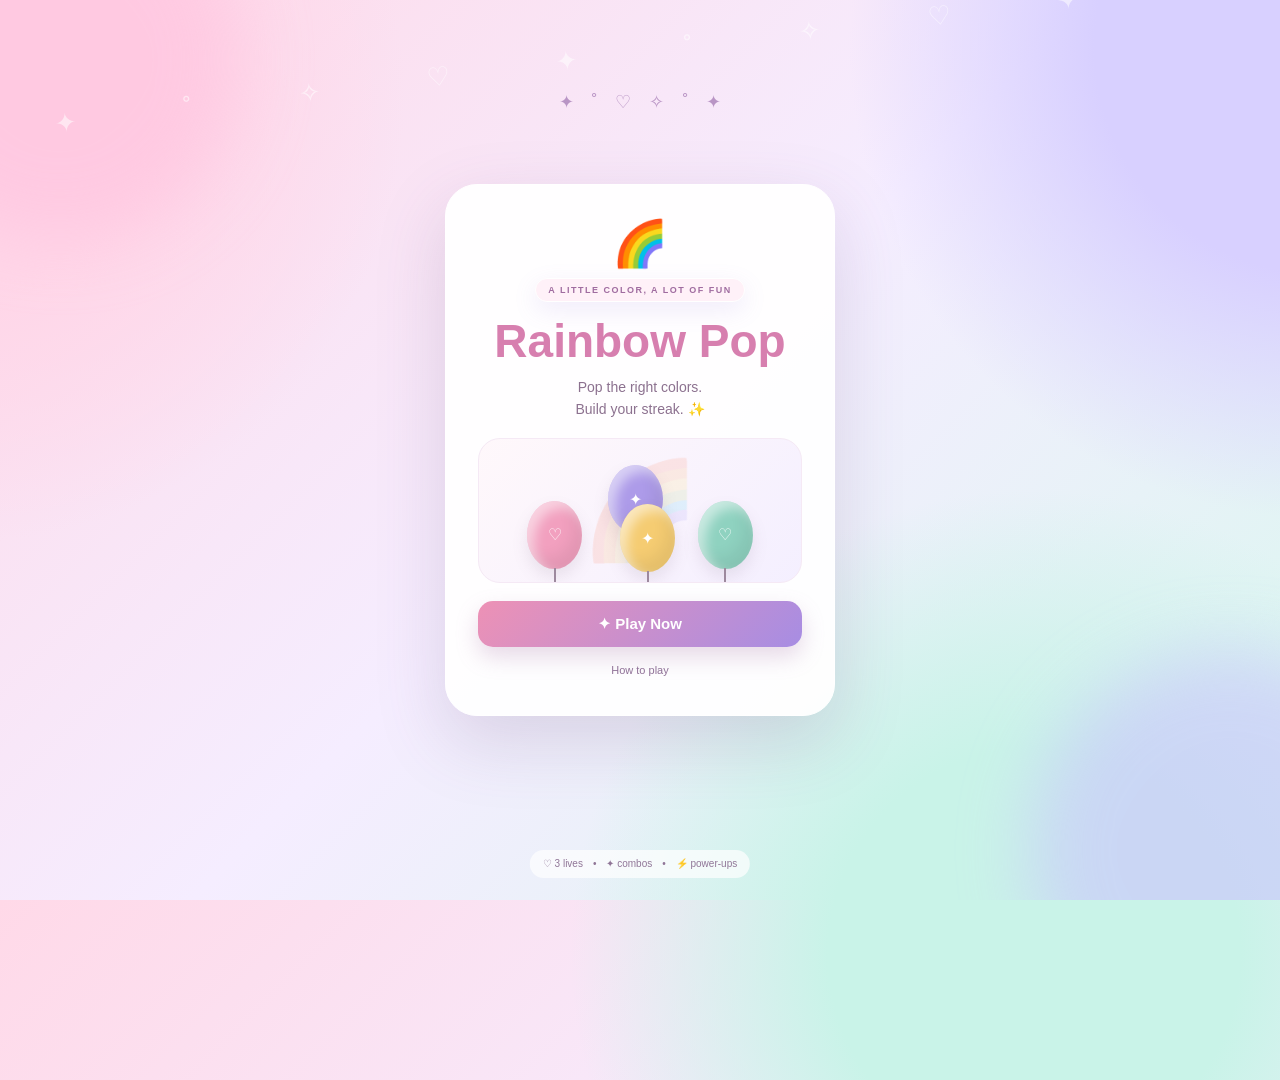
<file: index.html>
<!DOCTYPE html><html lang="en"><head><meta charset="UTF-8"><meta name="viewport" content="width=device-width,initial-scale=1.0"><title>Rainbow Pop</title><link rel="stylesheet" href="./style.css?v=11"><style>
html,body{margin:0!important;width:100%!important;height:100%!important}body.start-screen{font-family:Arial,sans-serif!important;overflow:hidden!important;background:linear-gradient(135deg,#ffd9e8,#f5edff 50%,#d9f7ef)!important;color:#6b4b78!important}.simple-home{width:100vw!important;height:100vh!important;display:flex!important;align-items:center!important;justify-content:center!important;position:relative!important;overflow:hidden!important}.soft-glow{position:absolute!important;border-radius:50%!important;filter:blur(35px)!important;pointer-events:none!important}.glow-one{width:360px!important;height:360px!important;left:-120px!important;top:-120px!important;background:#ffc4df!important;opacity:.7!important}.glow-two{width:400px!important;height:400px!important;right:-150px!important;bottom:-150px!important;background:#cbc0ff!important;opacity:.55!important}.mini-sparkles{position:absolute!important;top:10vh!important;left:50%!important;transform:translateX(-50%)!important;color:#b995c5!important;font-size:18px!important;z-index:2!important}.welcome-card{position:relative!important;z-index:5!important;width:390px!important;max-width:86vw!important;padding:32px!important;text-align:center!important;background:rgba(255,255,255,.96)!important;border:1px solid #fff!important;border-radius:32px!important;box-shadow:0 25px 70px rgba(104,75,120,.18)!important}.mini-rainbow{font-size:45px!important;margin-bottom:8px!important}.eyebrow{display:inline-block!important;padding:6px 12px!important;border-radius:50px!important;background:#fff1f8!important;color:#a06da0!important;font-size:9px!important;font-weight:700!important;letter-spacing:1.5px!important}.simple-title{font-family:Arial,sans-serif!important;font-size:46px!important;font-weight:800!important;margin:12px 0 8px!important;color:#d77faf!important;background:none!important;-webkit-text-fill-color:#d77faf!important}.simple-subtitle{font-size:14px!important;line-height:1.6!important;color:#8c718f!important;margin:0 0 18px!important}.simple-preview{position:relative!important;height:145px!important;margin:0 0 18px!important;border-radius:22px!important;overflow:hidden!important;background:linear-gradient(135deg,#fff8fb,#f4efff)!important;border:1px solid #f5e9f5!important}.simple-preview:before{content:'🌈'!important;position:absolute!important;left:50%!important;top:50%!important;transform:translate(-50%,-50%)!important;font-size:95px!important;opacity:.1!important}.preview-balloon{position:absolute!important;width:55px!important;height:68px!important;border-radius:50%!important;display:grid!important;place-items:center!important;color:#fff!important;box-shadow:inset 7px 7px 12px #fff8,inset -8px -10px 15px #0001,0 8px 16px #7b5e7b22!important}.preview-balloon:after{content:''!important;position:absolute!important;bottom:-18px!important;width:2px!important;height:19px!important;background:#9d899e!important}.pb-pink{background:#f2a0bf!important;left:15%!important;top:43%!important}.pb-lav{background:#ad9be9!important;left:40%!important;top:18%!important}.pb-mint{background:#8fd2c0!important;right:15%!important;top:43%!important}.pb-yellow{background:#f5cc72!important;right:39%!important;bottom:7%!important}.play-button{display:block!important;width:100%!important;padding:14px!important;border:0!important;border-radius:15px!important;background:linear-gradient(135deg,#ed91b5,#a78de3)!important;color:#fff!important;font-size:15px!important;font-weight:700!important;cursor:pointer!important;box-shadow:0 10px 22px #a774a544!important}.how-button{display:inline-block!important;margin-top:10px!important;padding:7px 14px!important;border:0!important;background:transparent!important;color:#8f7197!important;font-size:11px!important;cursor:pointer!important}.tiny-note{position:absolute!important;bottom:22px!important;left:50%!important;transform:translateX(-50%)!important;color:#907697!important;font-size:10px!important;background:#ffffffb3!important;padding:7px 13px!important;border-radius:50px!important;white-space:nowrap!important;z-index:5!important}.how-overlay{position:fixed!important;inset:0!important;z-index:9999!important;display:flex!important;align-items:center!important;justify-content:center!important;background:#4a335666!important;opacity:0!important;visibility:hidden!important;pointer-events:none!important;transition:.2s!important}.how-overlay.show{opacity:1!important;visibility:visible!important;pointer-events:auto!important}.how-card{width:330px!important;max-width:85vw!important;padding:28px!important;background:#fffaff!important;border-radius:28px!important;text-align:center!important;box-shadow:0 25px 70px #462d503f!important}.how-icon{font-size:38px!important}.how-card h2{font-size:27px!important;margin:8px 0!important;color:#754f80!important}.how-card p{font-size:13px!important;line-height:1.8!important;color:#856c8c!important}.close-how{padding:10px 22px!important;border:0!important;border-radius:50px!important;background:linear-gradient(135deg,#ed91b5,#a78de3)!important;color:#fff!important;font-weight:700!important;cursor:pointer!important}@media(max-width:600px){.welcome-card{padding:25px!important}.simple-title{font-size:40px!important}}
</style></head><body class="start-screen"><main class="simple-home"><div class="soft-glow glow-one"></div><div class="soft-glow glow-two"></div><div class="mini-sparkles">✦　˚　♡　✧　˚　✦</div><section class="welcome-card"><div class="mini-rainbow">🌈</div><div class="eyebrow">A LITTLE COLOR, A LOT OF FUN</div><h1 class="simple-title">Rainbow Pop</h1><p class="simple-subtitle">Pop the right colors.<br>Build your streak. ✨</p><div class="simple-preview"><span class="preview-balloon pb-pink">♡</span><span class="preview-balloon pb-lav">✦</span><span class="preview-balloon pb-mint">♡</span><span class="preview-balloon pb-yellow">✦</span></div><button type="button" id="playButton" class="play-button">✦ Play Now</button><button type="button" id="howButton" class="how-button">How to play</button></section><div class="tiny-note">♡ 3 lives　•　✦ combos　•　⚡ power-ups</div></main><div id="howOverlay" class="how-overlay"><div class="how-card"><div class="how-icon">🌈</div><h2>How to play</h2><p>🎯 Look at the target color.<br>🎈 Pop only matching balloons.<br>❤️ You have 3 lives.<br>🔥 Build your combo.<br>⚡ Use power-ups!</p><button type="button" id="closeHow" class="close-how">Got it ♡</button></div></div><script>document.getElementById('playButton').onclick=()=>window.location.assign('./game.html');document.getElementById('howButton').onclick=()=>document.getElementById('howOverlay').classList.add('show');document.getElementById('closeHow').onclick=()=>document.getElementById('howOverlay').classList.remove('show');document.getElementById('howOverlay').onclick=e=>{if(e.target.id==='howOverlay')e.currentTarget.classList.remove('show')};</script></body></html>
</file>
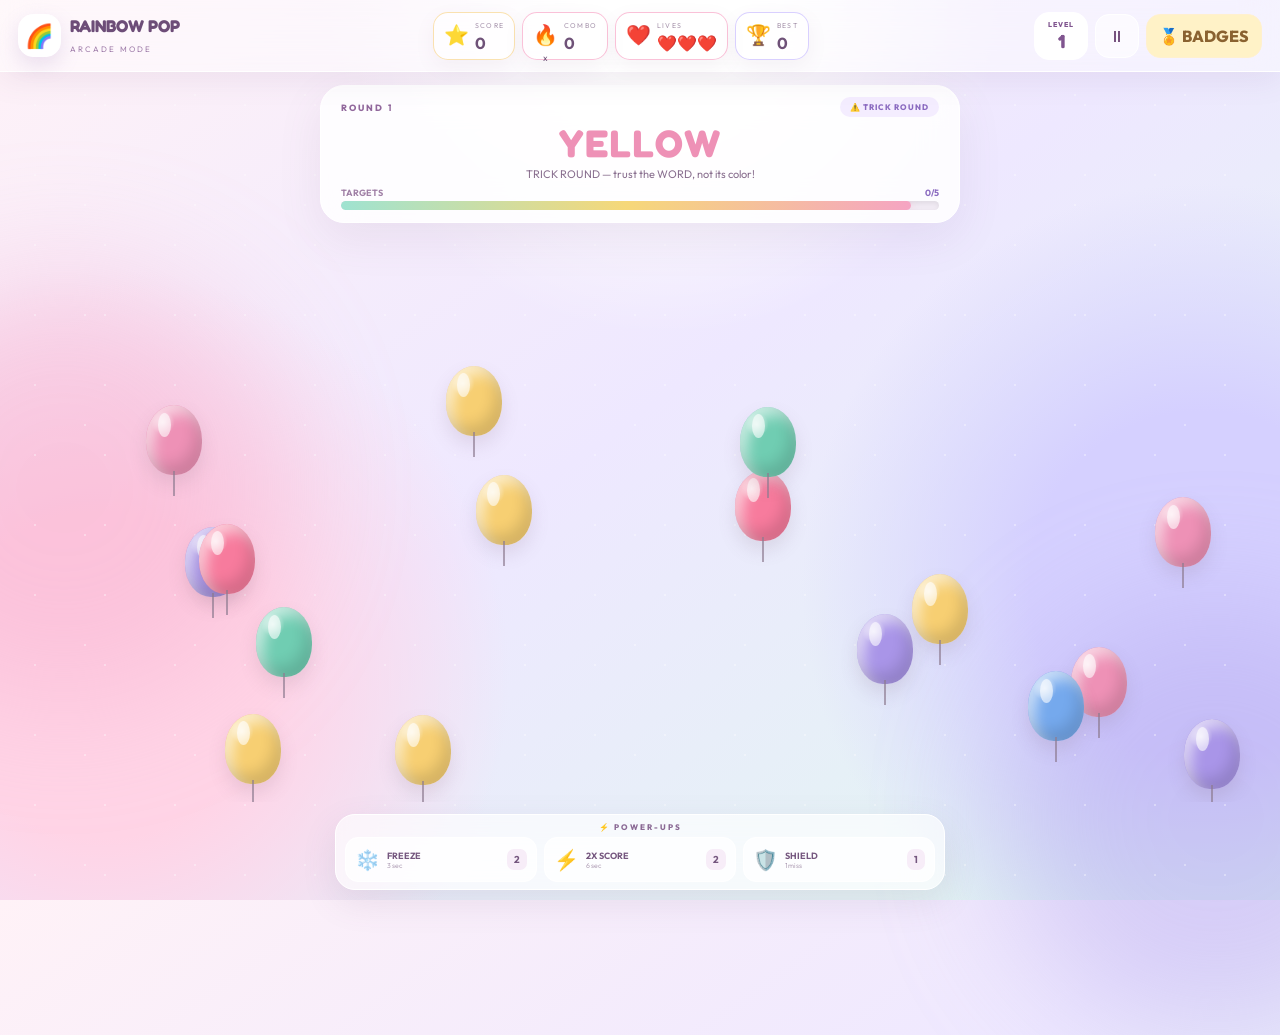
<file: game.html>
<!DOCTYPE html>
<html lang="en">
<head>
  <meta charset="UTF-8" />
  <meta name="viewport" content="width=device-width, initial-scale=1.0" />
  <meta name="theme-color" content="#5b21b6" />
  <title>Rainbow Pop — Arcade</title>
  <link rel="preconnect" href="https://fonts.googleapis.com">
  <link rel="preconnect" href="https://fonts.gstatic.com" crossorigin>
  <link href="https://fonts.googleapis.com/css2?family=Fredoka:wght@400;500;600;700&family=Outfit:wght@400;500;600;700;800&display=swap" rel="stylesheet">
  <link rel="stylesheet" href="style.css?v=4" />
</head>
<body class="game-screen">
  <div class="aurora aurora-a"></div><div class="aurora aurora-b"></div><div class="stars"></div>

  <header class="top-bar">
    <div class="brand"><span class="brand-orb">🌈</span><div><strong>RAINBOW POP</strong><small>ARCADE MODE</small></div></div>
    <div class="hud-group">
      <div class="hud-pill score-pill"><span>⭐</span><small>SCORE</small><strong id="score">0</strong></div>
      <div class="hud-pill combo-pill"><span>🔥</span><small>COMBO</small><strong id="streak">0</strong><em>x</em></div>
      <div class="hud-pill lives-pill"><span>❤️</span><small>LIVES</small><strong id="lives">3</strong></div>
      <div class="hud-pill best-pill"><span>🏆</span><small>BEST</small><strong id="highScore">0</strong></div>
    </div>
    <div class="hud-actions">
      <div class="level-badge"><span>LEVEL</span><strong id="level">1</strong></div>
      <button class="icon-btn" onclick="togglePause()" aria-label="Pause">⏸</button>
      <button class="gold-btn" onclick="viewBadges()">🏅 BADGES</button>
    </div>
  </header>

  <section class="challenge-panel">
    <div class="challenge-topline"><span class="round-label">ROUND <b id="round">1</b></span><span id="challengeTag" class="challenge-tag">NORMAL</span></div>
    <h1 id="targetColor">GET READY!</h1>
    <p id="challengeText">Pop every balloon matching the target.</p>
    <div class="objective-row"><span id="objectiveText">TARGETS</span><strong><span id="targetProgress">0</span>/<span id="targetTotal">0</span></strong></div>
    <div id="timerContainer"><div id="timerBar"></div><span id="timerText">8.0s</span></div>
  </section>

  <main id="balloonContainer" aria-label="Rainbow Pop play area"></main>

  <div class="bottom-dock">
    <div class="powerup-label">⚡ POWER-UPS</div>
    <div class="powerup-bar">
      <button class="power-btn freeze" onclick="usePowerUp('freeze')"><span class="power-icon">❄️</span><span><b>FREEZE</b><small>3 sec</small></span><strong id="freezeCount">2</strong></button>
      <button class="power-btn double" onclick="usePowerUp('double')"><span class="power-icon">⚡</span><span><b>2X SCORE</b><small>6 sec</small></span><strong id="doubleCount">2</strong></button>
      <button class="power-btn shield" onclick="usePowerUp('shield')"><span class="power-icon">🛡️</span><span><b>SHIELD</b><small>1 miss</small></span><strong id="shieldCount">1</strong></button>
    </div>
  </div>

  <div id="messageToast" class="toast"></div>
  <div id="comboBurst" class="combo-burst"></div>

  <div id="pauseOverlay" class="modal hidden"><div class="modal-card glass-card">
    <div class="modal-icon">⏸️</div><h2>GAME PAUSED</h2><p>Take a breath. Your run is safe.</p>
    <button onclick="togglePause()">▶️ RESUME</button><button onclick="restartGame()">🔄 RESTART</button><button class="secondary-btn" onclick="exitGame()">🏠 HOME</button>
  </div></div>

  <div id="gameOverOverlay" class="modal hidden"><div class="modal-card game-over-card glass-card">
    <div class="result-emoji">🌈</div><div class="result-kicker">RUN COMPLETE</div><h2 id="gameOverTitle">AMAZING RUN!</h2><p id="finalMessage"></p>
    <div class="result-grid"><div><span>⭐ SCORE</span><strong id="finalScore">0</strong></div><div><span>🔥 BEST COMBO</span><strong id="finalStreak">0</strong></div><div><span>🚀 LEVEL</span><strong id="finalLevel">1</strong></div></div>
    <div id="resultBadge" class="result-badge"></div>
    <button onclick="restartGame()">🚀 PLAY AGAIN</button><button class="secondary-btn" onclick="exitGame()">🏠 HOME</button>
  </div></div>

  <div id="loadingScreen" class="loading"><div class="loader-orb">🌈</div><h2>RAINBOW POP</h2><p>GET READY...</p><div class="loader-line"><i></i></div></div>
  <script src="script.js?v=4"></script>
</body>
</html>
</file>
<file: style.css>
@import url('https://fonts.googleapis.com/css2?family=Fredoka:wght@400;500;600;700&family=Outfit:wght@400;500;600;700;800&display=swap');
*{box-sizing:border-box} :root{--ink:#40234f;--pink:#f58bb7;--lav:#b8a7ff;--purple:#8f73d8;--gold:#f6c86b;--mint:#9fe3d1}body{margin:0;font-family:'Outfit',sans-serif;color:var(--ink);overflow:hidden;text-align:center}button{font:inherit;border:0;cursor:pointer}
/* CUTE + MODERN HOME */
.start-screen{min-height:100vh;position:relative;display:grid;place-items:center;overflow:hidden;background:linear-gradient(145deg,#fff1f7,#eee8ff 48%,#dff8f3)}.start-screen:before{content:'';position:absolute;inset:-20%;background:radial-gradient(circle at 12% 22%,#ffd6e8 0 10%,transparent 24%),radial-gradient(circle at 88% 18%,#d8d0ff 0 12%,transparent 25%),radial-gradient(circle at 72% 90%,#c9f3e8 0 12%,transparent 27%);animation:homeDrift 12s ease-in-out infinite alternate}.start-screen:after{content:'✦   ˚   ✧      ♡       ✦    ˚        ✧       ♡    ✦';position:absolute;inset:0;color:#fff;font-size:26px;letter-spacing:50px;line-height:110px;opacity:.55;transform:rotate(-7deg);animation:sparkleMove 16s linear infinite}.home-shell{position:relative;z-index:2;width:min(1080px,94vw);min-height:650px;display:grid;grid-template-columns:1.05fr .95fr;align-items:center;gap:25px;padding:30px}.home-copy{text-align:left;padding:25px}.eyebrow{display:inline-flex;padding:8px 14px;border:1px solid #fff;border-radius:99px;background:#ffffff99;box-shadow:0 8px 25px #8f73d822;color:#8a5c9e;font-size:11px;font-weight:800;letter-spacing:1.8px}.game-title{font:700 clamp(58px,8vw,96px) Fredoka;margin:16px 0 8px;line-height:.88;letter-spacing:-3px;background:linear-gradient(90deg,#ee6fa8,#9c7be5,#6bcdb9);-webkit-background-clip:text;background-clip:text;color:transparent;filter:drop-shadow(0 7px 0 #fff);animation:titleFloat 3s ease-in-out infinite}.home-copy>p{max-width:500px;font-size:17px;line-height:1.6;color:#765f80;margin:18px 0 24px}.home-buttons{display:flex;flex-wrap:wrap;gap:12px}.home-buttons button{min-width:170px;padding:14px 20px;border-radius:18px;font-weight:800;transition:.25s;box-shadow:0 10px 25px #8f73d833}.primary-home{background:linear-gradient(135deg,#f58bb7,#a88ce9);color:#fff}.soft-home{background:#ffffffb8;color:#765b85;border:1px solid #fff}.home-buttons button:hover{transform:translateY(-5px) scale(1.02);box-shadow:0 16px 30px #8f73d844}.home-info{min-height:34px;margin-top:15px;color:#8a6d92;font-size:12px}.home-card{position:relative;min-height:510px;border:1px solid #fff;border-radius:38px;background:#ffffff65;backdrop-filter:blur(18px);box-shadow:0 30px 80px #85659d22;overflow:hidden}.home-card:before{content:'';position:absolute;width:280px;height:280px;border-radius:50%;background:#ffd8e9;filter:blur(5px);top:-110px;right:-90px}.home-card:after{content:'';position:absolute;width:220px;height:220px;border-radius:50%;background:#d7d0ff;filter:blur(6px);bottom:-90px;left:-70px}.rainbow-arc{position:absolute;width:330px;height:165px;border:18px solid #f7a7c5;border-bottom:0;border-radius:330px 330px 0 0;left:50%;top:75px;transform:translateX(-50%) rotate(-5deg);opacity:.85}.rainbow-arc:before,.rainbow-arc:after{content:'';position:absolute;border:18px solid #c2b0f3;border-bottom:0;border-radius:330px 330px 0 0;inset:16px 16px 0}.rainbow-arc:after{border-color:#a8ddcf;inset:32px 32px 0}.cute-balloon{position:absolute;width:72px;height:88px;border-radius:52%;box-shadow:inset 9px 8px 12px #fff9,inset -10px -12px 18px #0001,0 12px 20px #6f557322;animation:balloonFloat 3s ease-in-out infinite}.cute-balloon:before{content:'•ᴗ•';position:absolute;left:50%;top:42%;transform:translate(-50%,-50%);font-size:19px;color:#fff;font-weight:700}.cute-balloon:after{content:'';position:absolute;left:50%;bottom:-28px;width:2px;height:30px;background:#9f8ca9aa}.b1{background:#f8a4c4;left:13%;top:38%;animation-delay:-.4s}.b2{background:#a9d8cf;right:14%;top:33%;animation-delay:-1.2s}.b3{background:#b9a7f2;left:24%;bottom:15%;animation-delay:-1.8s}.b4{background:#ffd476;right:25%;bottom:13%;animation-delay:-2.4s}.home-feature{position:absolute;z-index:2;bottom:28px;left:50%;transform:translateX(-50%);width:82%;display:grid;grid-template-columns:repeat(3,1fr);gap:8px}.feature{padding:12px 8px;border-radius:17px;background:#ffffffa8;border:1px solid #fff;color:#7d6386}.feature strong{display:block;font-size:13px}.feature span{font-size:9px;opacity:.65}
/* GAME */
.game-screen{height:100vh;min-height:650px;position:relative;background:linear-gradient(145deg,#fff2f7,#eee8ff 48%,#dff7f0);isolation:isolate}.game-screen:before{content:'';position:absolute;inset:0;z-index:-3;background:radial-gradient(circle at 8% 75%,#ffd4e6 0 12%,transparent 30%),radial-gradient(circle at 94% 65%,#d5d0ff 0 13%,transparent 30%),radial-gradient(circle at 52% 0,#fff 0 8%,transparent 30%)}.aurora{position:absolute;width:34vw;height:34vw;border-radius:50%;filter:blur(65px);opacity:.35;z-index:-2;animation:drift 10s ease-in-out infinite alternate}.aurora-a{background:#f5a1c6;left:-12vw;top:30vh}.aurora-b{background:#a99be9;right:-12vw;bottom:-15vh;animation-delay:-4s}.stars{position:absolute;inset:0;z-index:-1;opacity:.35;background-image:radial-gradient(#fff 1px,transparent 1px),radial-gradient(#fff 1px,transparent 1px);background-size:70px 70px,110px 110px;background-position:0 0,30px 40px}.top-bar{height:72px;display:flex;align-items:center;justify-content:space-between;gap:10px;padding:9px 18px;background:#ffffff70;backdrop-filter:blur(18px);border-bottom:1px solid #fff;box-shadow:0 8px 30px #73567b18;position:relative;z-index:10}.brand{display:flex;align-items:center;gap:9px;color:#6d4d78;text-align:left;min-width:190px}.brand-orb{width:43px;height:43px;display:grid;place-items:center;border-radius:15px;background:#fff;border:1px solid #fff;box-shadow:0 8px 20px #9d76b933;font-size:23px}.brand strong{display:block;font:700 17px Fredoka}.brand small{font-size:8px;letter-spacing:2px;color:#a07eaa}.hud-group,.hud-actions{display:flex;align-items:center;gap:7px}.hud-pill{min-width:70px;height:48px;padding:5px 10px;border:1px solid #fff;border-radius:15px;background:#ffffff8f;color:#6f5278;display:grid;grid-template-columns:auto 1fr;grid-template-rows:16px 18px;column-gap:6px;align-items:center;box-shadow:0 7px 20px #7b587b12}.hud-pill span{grid-row:1/3;font-size:20px}.hud-pill small{font-size:7px;letter-spacing:1.2px;opacity:.6;text-align:left}.hud-pill strong{font-size:16px;text-align:left;line-height:14px}.hud-pill em{font-style:normal;font-size:9px}.score-pill{border-color:#f6c86b88}.combo-pill,.lives-pill{border-color:#f58bb788}.best-pill{border-color:#b8a7ff88}.level-badge{height:48px;padding:6px 13px;border-radius:15px;background:#fff;color:#80558f;border:1px solid #fff;display:flex;flex-direction:column;justify-content:center}.level-badge span{font-size:7px;font-weight:800;letter-spacing:1px}.level-badge strong{font:700 19px Fredoka}.icon-btn,.gold-btn{height:44px;border-radius:14px;padding:0 12px;transition:.25s}.icon-btn{width:44px;background:#ffffff99;color:#77527f;border:1px solid #fff}.gold-btn{background:#fff2c7;color:#8a6230;font-weight:800;border:1px solid #fff0cf}.icon-btn:hover,.gold-btn:hover{transform:translateY(-3px) scale(1.03)}
.challenge-panel{position:relative;z-index:5;width:min(640px,54vw);margin:13px auto 0;padding:11px 20px 12px;border:1px solid #fff;border-radius:24px;background:#ffffffd9;backdrop-filter:blur(18px);box-shadow:0 15px 45px #76557818,inset 0 1px #fff}.challenge-topline{display:flex;justify-content:space-between;align-items:center}.round-label{font-size:9px;font-weight:800;letter-spacing:2px;color:#91689c}.challenge-tag{padding:5px 10px;border-radius:99px;background:#f4edff;color:#8a6ac0;font-size:8px;font-weight:800;letter-spacing:1px}.challenge-panel h1{font:700 clamp(26px,3vw,40px) Fredoka;margin:3px 0 0;text-transform:uppercase;letter-spacing:1px;transition:.25s}.challenge-panel p{margin:1px 0 6px;color:#896f8f;font-size:11px}.objective-row{display:flex;justify-content:space-between;font-size:9px;font-weight:700;color:#a080a6;margin-bottom:3px}.objective-row strong{color:#8a6ac0}#timerContainer{position:relative;width:100%;height:9px;background:#f0eaf3;border-radius:99px;overflow:hidden;box-shadow:inset 0 2px 4px #0001}#timerBar{height:100%;width:100%;border-radius:99px;background:linear-gradient(90deg,#9fe3d1,#f6d879,#f5a4c3);box-shadow:0 0 12px #f5a4c366;transition:width .1s linear,background .3s}.timer-danger #timerBar{background:linear-gradient(90deg,#f59bb9,#ee719d)!important;box-shadow:0 0 14px #ef8aad!important}
/* BALLOON ARENA STARTS BELOW THE CHALLENGE - NO COVERING */
#balloonContainer{position:absolute;left:1.5%;right:1.5%;top:306px;bottom:98px;overflow:hidden;border-radius:32px;z-index:2}.balloon{width:56px;height:70px;border-radius:52% 52% 48% 48%;position:absolute;cursor:pointer;box-shadow:inset -7px -10px 14px #0002,inset 7px 8px 14px #fff9,0 9px 18px #74586b25;transition:transform .18s,filter .18s;animation:balloonFloat 3.2s ease-in-out infinite}.balloon:hover{transform:scale(1.16) rotate(-4deg);filter:brightness(1.06);z-index:5}.balloon:before{content:'';position:absolute;top:11%;left:21%;width:13px;height:24px;border-radius:50%;background:#fff9}.balloon:after{content:'';position:absolute;bottom:-21px;left:50%;width:2px;height:25px;background:#8e7c91aa;transform:translateX(-50%)}.balloon.pop{animation:pop .28s forwards!important;pointer-events:none}.balloon.wrong{animation:wrongHit .4s!important;filter:brightness(.8)}.bottom-dock{position:absolute;left:50%;bottom:10px;transform:translateX(-50%);z-index:8;width:min(610px,82vw);padding:7px 9px;border:1px solid #fff;border-radius:20px;background:#ffffffa6;backdrop-filter:blur(18px);box-shadow:0 12px 35px #7655781f}.powerup-label{color:#8b6a95;font-size:8px;font-weight:800;letter-spacing:2px;margin-bottom:5px}.powerup-bar{display:flex;gap:7px;justify-content:center}.power-btn{height:45px;flex:1;display:flex;align-items:center;gap:7px;padding:5px 9px;border-radius:13px;color:#75577f;text-align:left;background:#ffffffc4;border:1px solid #fff;transition:.2s}.power-btn:hover:not(:disabled){transform:translateY(-3px);box-shadow:0 8px 18px #85647c1c}.power-btn:disabled{opacity:.38;cursor:not-allowed}.power-btn b,.power-btn small{display:block}.power-btn b{font-size:9px}.power-btn small{font-size:7px;opacity:.55}.power-icon{font-size:20px}.power-btn>strong{margin-left:auto;background:#f7edf8;padding:4px 7px;border-radius:7px;font-size:10px}.toast{position:fixed;top:135px;left:50%;transform:translate(-50%,-18px) scale(.85);opacity:0;z-index:30;padding:10px 20px;border-radius:99px;color:#704d78;background:#fff;box-shadow:0 12px 35px #7655782a;border:1px solid #fff;pointer-events:none;font-weight:800;transition:.25s}.toast.show{opacity:1;transform:translate(-50%,0) scale(1)}.modal{position:fixed;inset:0;display:grid;place-items:center;background:#6d526d55;backdrop-filter:blur(12px);z-index:50}.modal.hidden{display:none}.modal-card{width:min(420px,88vw);padding:30px;border-radius:30px;text-align:center;color:#6c4f74;background:#fff9fcf5;border:1px solid #fff;box-shadow:0 30px 90px #76557838}.modal-icon,.result-emoji{font-size:52px}.modal-card h2{font:700 30px Fredoka;margin:5px 0;color:#81528d}.modal-card p{color:#9b7aa3}.modal-card button{display:block;width:100%;margin:9px 0;padding:13px;border-radius:14px;background:linear-gradient(135deg,#f58bb7,#9d87df);color:#fff;font-weight:800;transition:.2s}.modal-card button:hover{transform:translateY(-2px)}.modal-card .secondary-btn{background:#f5edf7;color:#805d88}.result-kicker{font-size:9px;letter-spacing:3px;color:#b087b8;font-weight:800}.game-over-card h2{font:700 36px Fredoka}.result-grid{display:grid;grid-template-columns:repeat(3,1fr);gap:8px;margin:18px 0}.result-grid div{padding:12px 5px;border-radius:14px;background:#fff;border:1px solid #f2e6f4}.result-grid span{display:block;font-size:8px;color:#a282aa}.result-grid strong{display:block;font-size:21px;margin-top:3px;color:#75527f}.result-badge{display:inline-block;margin-bottom:10px;padding:7px 12px;border-radius:99px;background:#fff0c9;color:#9b7032;font-size:10px;font-weight:800}.loading{position:fixed;inset:0;z-index:100;display:none;flex-direction:column;align-items:center;justify-content:center;background:linear-gradient(145deg,#fff0f7,#e9e2ff);color:#795583}.loader-orb{font-size:58px;animation:spinPop 1s infinite}.loading h2{font:700 30px Fredoka;margin:8px}.loading p{font-size:9px;letter-spacing:4px;opacity:.6}.loader-line{width:220px;height:5px;background:#ffffffaa;border-radius:9px;overflow:hidden}.loader-line i{display:block;width:35%;height:100%;background:linear-gradient(90deg,#f5a4c3,#a98be2,#9fe3d1);animation:loader 1s infinite}.particle{position:fixed;z-index:60;width:8px;height:8px;border-radius:50%;pointer-events:none;animation:particle .65s ease-out forwards}.combo-burst{position:fixed;left:50%;top:43%;z-index:35;pointer-events:none}.combo-word{font:700 46px Fredoka;color:#ef75a8;text-shadow:0 3px #fff,0 7px 20px #d776a755;animation:comboPop .75s ease-out forwards}.combo-word small{color:#8c70c7;text-shadow:none}
@keyframes homeDrift{to{transform:scale(1.08) translate(2%,-2%)}}@keyframes sparkleMove{to{transform:translateY(-110px) rotate(-7deg)}}@keyframes titleFloat{50%{transform:translateY(-7px)}}@keyframes balloonFloat{0%,100%{transform:translateY(0) rotate(-1deg)}50%{transform:translateY(-8px) rotate(2deg)}}@keyframes pop{0%{transform:scale(1);opacity:1}70%{transform:scale(1.5);opacity:.65}100%{transform:scale(0);opacity:0}}@keyframes wrongHit{0%,100%{transform:translateX(0)}25%{transform:translateX(-9px)}75%{transform:translateX(9px)}}@keyframes particle{to{transform:translate(var(--dx),var(--dy)) scale(0);opacity:0}}@keyframes drift{to{transform:translate(6vw,-4vh) scale(1.1)}}@keyframes spinPop{50%{transform:rotate(10deg) scale(1.15)}}@keyframes loader{to{transform:translateX(190px)}}@keyframes comboPop{0%{transform:translate(-50%,20px) scale(.5);opacity:0}20%{opacity:1;transform:translate(-50%,0) scale(1.08)}100%{transform:translate(-50%,-85px) scale(1);opacity:0}}
@media(max-width:900px){.home-shell{grid-template-columns:1fr;min-height:auto;padding:20px}.home-copy{text-align:center;padding:20px}.home-copy>p{margin-left:auto;margin-right:auto}.home-buttons{justify-content:center}.home-card{min-height:330px;max-width:620px;width:100%;margin:auto}.rainbow-arc{top:35px}.cute-balloon{transform:scale(.8)}.home-feature{bottom:16px}.brand{display:none}.top-bar{padding:9px 10px}.hud-pill{min-width:55px;padding:4px 7px}.hud-pill small{display:none}.hud-pill strong{font-size:14px}.level-badge{display:none}.gold-btn{font-size:10px;padding:0 9px}.challenge-panel{width:76vw}.bottom-dock{width:72vw}.power-btn b{font-size:8px}.power-btn small{display:none}}
@media(max-width:600px){.game-screen{min-height:620px}.best-pill{display:none}.hud-group{gap:4px}.hud-actions{gap:4px}.gold-btn{width:70px;height:40px}.icon-btn{height:40px;width:40px}.challenge-panel{width:94vw;margin-top:9px;padding:8px 13px}.challenge-panel h1{font-size:29px}.challenge-panel p{font-size:9px}#balloonContainer{top:276px;bottom:102px}.balloon{width:48px;height:61px}.bottom-dock{width:96vw}.powerup-bar{gap:4px}.power-btn{padding:5px}.power-icon{font-size:17px}.power-btn>strong{padding:3px 5px}.game-title{font-size:58px}.home-card{min-height:310px}.home-feature{width:90%}.feature{padding:9px 4px}.feature strong{font-size:11px}.feature span{font-size:8px}}
</file>
